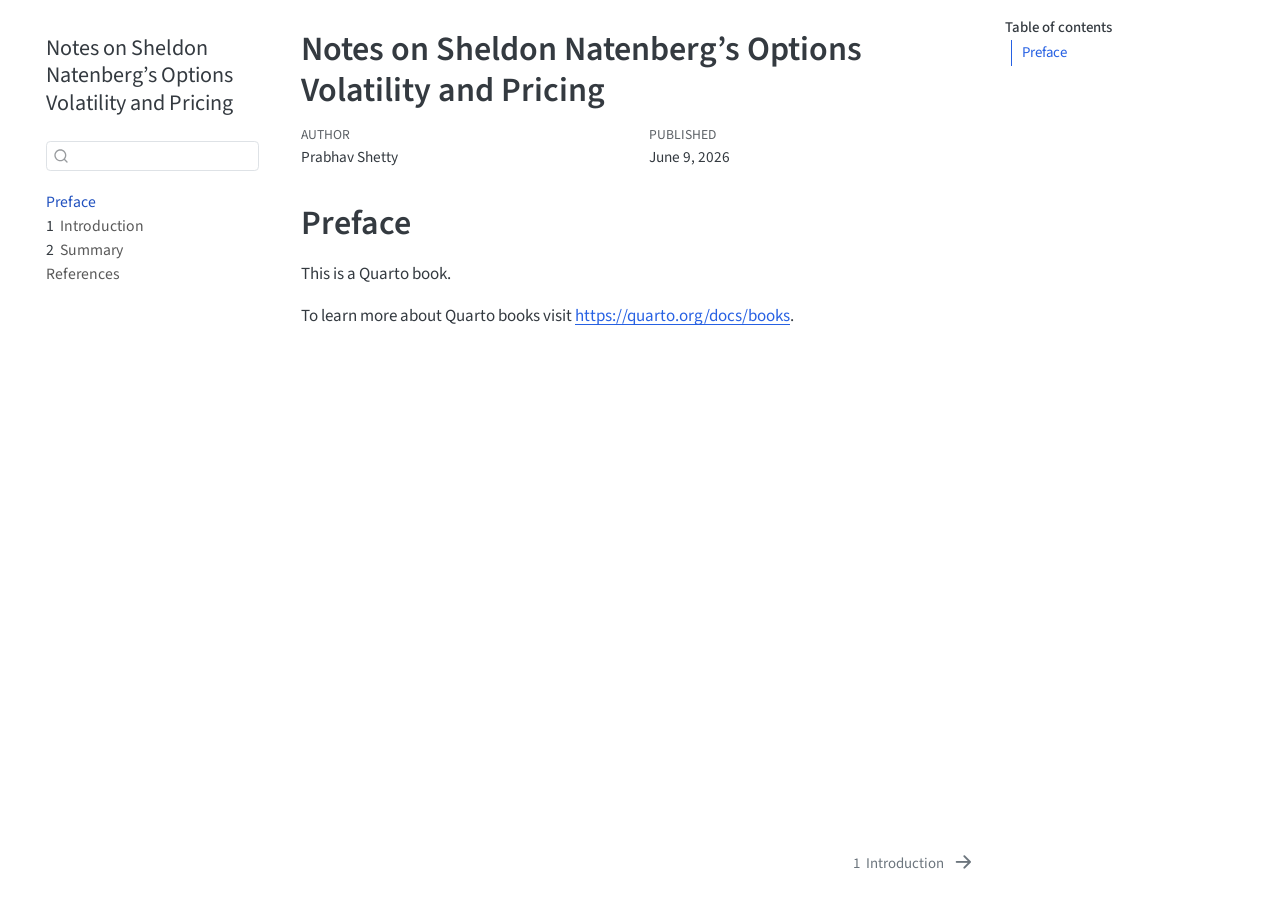
<file: _book/index.html>
<!DOCTYPE html>
<html xmlns="http://www.w3.org/1999/xhtml" lang="en" xml:lang="en"><head>

<meta charset="utf-8">
<meta name="generator" content="quarto-1.9.37">

<meta name="viewport" content="width=device-width, initial-scale=1.0, user-scalable=yes">

<meta name="author" content="Prabhav Shetty">
<meta name="dcterms.date" content="2026-06-09">

<title>Notes on Sheldon Natenberg’s Options Volatility and Pricing</title>
<style>
/* Default styles provided by pandoc.
** See https://pandoc.org/MANUAL.html#variables-for-html for config info.
*/
code{white-space: pre-wrap;}
span.smallcaps{font-variant: small-caps;}
div.columns{display: flex; gap: min(4vw, 1.5em);}
div.column{flex: auto; overflow-x: auto;}
div.hanging-indent{margin-left: 1.5em; text-indent: -1.5em;}
ul.task-list{list-style: none;}
ul.task-list li input[type="checkbox"] {
  width: 0.8em;
  margin: 0 0.8em 0.2em -1em; /* quarto-specific, see https://github.com/quarto-dev/quarto-cli/issues/4556 */ 
  vertical-align: middle;
}
</style>


<script src="site_libs/quarto-nav/quarto-nav.js"></script>
<script src="site_libs/quarto-nav/headroom.min.js"></script>
<script src="site_libs/clipboard/clipboard.min.js"></script>
<script src="site_libs/quarto-search/autocomplete.umd.js"></script>
<script src="site_libs/quarto-search/fuse.min.js"></script>
<script src="site_libs/quarto-search/quarto-search.js"></script>
<meta name="quarto:offset" content="./">
<link href="./intro.html" rel="next">
<script src="site_libs/quarto-html/quarto.js" type="module"></script>
<script src="site_libs/quarto-html/tabsets/tabsets.js" type="module"></script>
<script src="site_libs/quarto-html/popper.min.js"></script>
<script src="site_libs/quarto-html/tippy.umd.min.js"></script>
<script src="site_libs/quarto-html/anchor.min.js"></script>
<link href="site_libs/quarto-html/tippy.css" rel="stylesheet">
<link href="site_libs/quarto-html/quarto-syntax-highlighting-7f8f88aac4f3542376d5c11b86a4c14d.css" rel="stylesheet" id="quarto-text-highlighting-styles">
<script src="site_libs/bootstrap/bootstrap.min.js"></script>
<link href="site_libs/bootstrap/bootstrap-icons.css" rel="stylesheet">
<link href="site_libs/bootstrap/bootstrap-85738c0392d38c403706c126e9e520c2.min.css" rel="stylesheet" append-hash="true" id="quarto-bootstrap" data-mode="light">
<script id="quarto-search-options" type="application/json">{
  "location": "sidebar",
  "copy-button": false,
  "collapse-after": 3,
  "panel-placement": "start",
  "type": "textbox",
  "limit": 50,
  "keyboard-shortcut": [
    "f",
    "/",
    "s"
  ],
  "show-item-context": false,
  "language": {
    "search-no-results-text": "No results",
    "search-matching-documents-text": "matching documents",
    "search-copy-link-title": "Copy link to search",
    "search-hide-matches-text": "Hide additional matches",
    "search-more-match-text": "more match in this document",
    "search-more-matches-text": "more matches in this document",
    "search-clear-button-title": "Clear",
    "search-text-placeholder": "",
    "search-detached-cancel-button-title": "Cancel",
    "search-submit-button-title": "Submit",
    "search-label": "Search"
  }
}</script>


</head>

<body class="nav-sidebar floating quarto-light">

<div id="quarto-search-results"></div>
  <header id="quarto-header" class="headroom fixed-top">
  <nav class="quarto-secondary-nav">
    <div class="container-fluid d-flex">
      <button type="button" class="quarto-btn-toggle btn" data-bs-toggle="collapse" role="button" data-bs-target=".quarto-sidebar-collapse-item" aria-controls="quarto-sidebar" aria-expanded="false" aria-label="Toggle sidebar navigation" onclick="if (window.quartoToggleHeadroom) { window.quartoToggleHeadroom(); }">
        <i class="bi bi-layout-text-sidebar-reverse"></i>
      </button>
        <nav class="quarto-page-breadcrumbs" aria-label="breadcrumb"><ol class="breadcrumb"><li class="breadcrumb-item"><a href="./index.html">Preface</a></li></ol></nav>
        <a class="flex-grow-1" role="navigation" data-bs-toggle="collapse" data-bs-target=".quarto-sidebar-collapse-item" aria-controls="quarto-sidebar" aria-expanded="false" aria-label="Toggle sidebar navigation" onclick="if (window.quartoToggleHeadroom) { window.quartoToggleHeadroom(); }">      
        </a>
      <button type="button" class="btn quarto-search-button" aria-label="Search" onclick="window.quartoOpenSearch();">
        <i class="bi bi-search"></i>
      </button>
    </div>
  </nav>
</header>
<!-- content -->
<div id="quarto-content" class="quarto-container page-columns page-rows-contents page-layout-article">
<!-- sidebar -->
  <nav id="quarto-sidebar" class="sidebar collapse collapse-horizontal quarto-sidebar-collapse-item sidebar-navigation floating overflow-auto">
    <div class="pt-lg-2 mt-2 text-left sidebar-header">
    <div class="sidebar-title mb-0 py-0">
      <a href="./">Notes on Sheldon Natenberg’s Options Volatility and Pricing</a> 
    </div>
      </div>
        <div class="mt-2 flex-shrink-0 align-items-center">
        <div class="sidebar-search">
        <div id="quarto-search" class="" title="Search"></div>
        </div>
        </div>
    <div class="sidebar-menu-container"> 
    <ul class="list-unstyled mt-1">
        <li class="sidebar-item">
  <div class="sidebar-item-container"> 
  <a href="./index.html" class="sidebar-item-text sidebar-link active">
 <span class="menu-text">Preface</span></a>
  </div>
</li>
        <li class="sidebar-item">
  <div class="sidebar-item-container"> 
  <a href="./intro.html" class="sidebar-item-text sidebar-link">
 <span class="menu-text"><span class="chapter-number">1</span>&nbsp; <span class="chapter-title">Introduction</span></span></a>
  </div>
</li>
        <li class="sidebar-item">
  <div class="sidebar-item-container"> 
  <a href="./summary.html" class="sidebar-item-text sidebar-link">
 <span class="menu-text"><span class="chapter-number">2</span>&nbsp; <span class="chapter-title">Summary</span></span></a>
  </div>
</li>
        <li class="sidebar-item">
  <div class="sidebar-item-container"> 
  <a href="./references.html" class="sidebar-item-text sidebar-link">
 <span class="menu-text">References</span></a>
  </div>
</li>
    </ul>
    </div>
</nav>
<div id="quarto-sidebar-glass" class="quarto-sidebar-collapse-item" data-bs-toggle="collapse" data-bs-target=".quarto-sidebar-collapse-item"></div>
<!-- margin-sidebar -->
    <div id="quarto-margin-sidebar" class="sidebar margin-sidebar">
        <nav id="TOC" role="doc-toc" class="toc-active">
    <h2 id="toc-title">Table of contents</h2>
   
  <ul>
  <li><a href="#preface" id="toc-preface" class="nav-link active" data-scroll-target="#preface">Preface</a></li>
  </ul>
</nav>
    </div>
<!-- main -->
<main class="content" id="quarto-document-content">

<header id="title-block-header" class="quarto-title-block default">
<div class="quarto-title">
<h1 class="title">Notes on Sheldon Natenberg’s Options Volatility and Pricing</h1>
</div>



<div class="quarto-title-meta">

    <div>
    <div class="quarto-title-meta-heading">Author</div>
    <div class="quarto-title-meta-contents">
             <p>Prabhav Shetty </p>
          </div>
  </div>
    
    <div>
    <div class="quarto-title-meta-heading">Published</div>
    <div class="quarto-title-meta-contents">
      <p class="date">June 9, 2026</p>
    </div>
  </div>
  
    
  </div>
  


</header>


<section id="preface" class="level1 unnumbered">
<h1 class="unnumbered">Preface</h1>
<p>This is a Quarto book.</p>
<p>To learn more about Quarto books visit <a href="https://quarto.org/docs/books" class="uri">https://quarto.org/docs/books</a>.</p>


</section>

</main> <!-- /main -->
<script id="quarto-html-after-body" type="application/javascript">
  window.document.addEventListener("DOMContentLoaded", function (event) {
    const icon = "";
    const anchorJS = new window.AnchorJS();
    anchorJS.options = {
      placement: 'right',
      icon: icon
    };
    anchorJS.add('.anchored');
    const isCodeAnnotation = (el) => {
      for (const clz of el.classList) {
        if (clz.startsWith('code-annotation-')) {                     
          return true;
        }
      }
      return false;
    }
    const onCopySuccess = function(e) {
      // button target
      const button = e.trigger;
      // don't keep focus
      button.blur();
      // flash "checked"
      button.classList.add('code-copy-button-checked');
      var currentTitle = button.getAttribute("title");
      button.setAttribute("title", "Copied!");
      let tooltip;
      if (window.bootstrap) {
        button.setAttribute("data-bs-toggle", "tooltip");
        button.setAttribute("data-bs-placement", "left");
        button.setAttribute("data-bs-title", "Copied!");
        tooltip = new bootstrap.Tooltip(button, 
          { trigger: "manual", 
            customClass: "code-copy-button-tooltip",
            offset: [0, -8]});
        tooltip.show();    
      }
      setTimeout(function() {
        if (tooltip) {
          tooltip.hide();
          button.removeAttribute("data-bs-title");
          button.removeAttribute("data-bs-toggle");
          button.removeAttribute("data-bs-placement");
        }
        button.setAttribute("title", currentTitle);
        button.classList.remove('code-copy-button-checked');
      }, 1000);
      // clear code selection
      e.clearSelection();
    }
    const getTextToCopy = function(trigger) {
      const outerScaffold = trigger.parentElement.cloneNode(true);
      const codeEl = outerScaffold.querySelector('code');
      for (const childEl of codeEl.children) {
        if (isCodeAnnotation(childEl)) {
          childEl.remove();
        }
      }
      return codeEl.innerText;
    }
    const clipboard = new window.ClipboardJS('.code-copy-button:not([data-in-quarto-modal])', {
      text: getTextToCopy
    });
    clipboard.on('success', onCopySuccess);
    if (window.document.getElementById('quarto-embedded-source-code-modal')) {
      const clipboardModal = new window.ClipboardJS('.code-copy-button[data-in-quarto-modal]', {
        text: getTextToCopy,
        container: window.document.getElementById('quarto-embedded-source-code-modal')
      });
      clipboardModal.on('success', onCopySuccess);
    }
      var localhostRegex = new RegExp(/^(?:http|https):\/\/localhost\:?[0-9]*\//);
      var mailtoRegex = new RegExp(/^mailto:/);
        var filterRegex = new RegExp('/' + window.location.host + '/');
      var isInternal = (href) => {
          return filterRegex.test(href) || localhostRegex.test(href) || mailtoRegex.test(href);
      }
      // Inspect non-navigation links and adorn them if external
     var links = window.document.querySelectorAll('a[href]:not(.nav-link):not(.navbar-brand):not(.toc-action):not(.sidebar-link):not(.sidebar-item-toggle):not(.pagination-link):not(.no-external):not([aria-hidden]):not(.dropdown-item):not(.quarto-navigation-tool):not(.about-link)');
      for (var i=0; i<links.length; i++) {
        const link = links[i];
        if (!isInternal(link.href)) {
          // undo the damage that might have been done by quarto-nav.js in the case of
          // links that we want to consider external
          if (link.dataset.originalHref !== undefined) {
            link.href = link.dataset.originalHref;
          }
        }
      }
    function tippyHover(el, contentFn, onTriggerFn, onUntriggerFn) {
      const config = {
        allowHTML: true,
        maxWidth: 500,
        delay: 100,
        arrow: false,
        appendTo: function(el) {
            return el.parentElement;
        },
        interactive: true,
        interactiveBorder: 10,
        theme: 'quarto',
        placement: 'bottom-start',
      };
      if (contentFn) {
        config.content = contentFn;
      }
      if (onTriggerFn) {
        config.onTrigger = onTriggerFn;
      }
      if (onUntriggerFn) {
        config.onUntrigger = onUntriggerFn;
      }
      window.tippy(el, config); 
    }
    const noterefs = window.document.querySelectorAll('a[role="doc-noteref"]');
    for (var i=0; i<noterefs.length; i++) {
      const ref = noterefs[i];
      tippyHover(ref, function() {
        // use id or data attribute instead here
        let href = ref.getAttribute('data-footnote-href') || ref.getAttribute('href');
        try { href = new URL(href).hash; } catch {}
        const id = href.replace(/^#\/?/, "");
        const note = window.document.getElementById(id);
        if (note) {
          return note.innerHTML;
        } else {
          return "";
        }
      });
    }
    const xrefs = window.document.querySelectorAll('a.quarto-xref');
    const processXRef = (id, note) => {
      // Strip column container classes
      const stripColumnClz = (el) => {
        el.classList.remove("page-full", "page-columns");
        if (el.children) {
          for (const child of el.children) {
            stripColumnClz(child);
          }
        }
      }
      stripColumnClz(note)
      if (id === null || id.startsWith('sec-')) {
        // Special case sections, only their first couple elements
        const container = document.createElement("div");
        if (note.children && note.children.length > 2) {
          container.appendChild(note.children[0].cloneNode(true));
          for (let i = 1; i < note.children.length; i++) {
            const child = note.children[i];
            if (child.tagName === "P" && child.innerText === "") {
              continue;
            } else {
              container.appendChild(child.cloneNode(true));
              break;
            }
          }
          if (window.Quarto?.typesetMath) {
            window.Quarto.typesetMath(container);
          }
          return container.innerHTML
        } else {
          if (window.Quarto?.typesetMath) {
            window.Quarto.typesetMath(note);
          }
          return note.innerHTML;
        }
      } else {
        // Remove any anchor links if they are present
        const anchorLink = note.querySelector('a.anchorjs-link');
        if (anchorLink) {
          anchorLink.remove();
        }
        if (window.Quarto?.typesetMath) {
          window.Quarto.typesetMath(note);
        }
        if (note.classList.contains("callout")) {
          return note.outerHTML;
        } else {
          return note.innerHTML;
        }
      }
    }
    for (var i=0; i<xrefs.length; i++) {
      const xref = xrefs[i];
      tippyHover(xref, undefined, function(instance) {
        instance.disable();
        let url = xref.getAttribute('href');
        let hash = undefined; 
        if (url.startsWith('#')) {
          hash = url;
        } else {
          try { hash = new URL(url).hash; } catch {}
        }
        if (hash) {
          const id = hash.replace(/^#\/?/, "");
          const note = window.document.getElementById(id);
          if (note !== null) {
            try {
              const html = processXRef(id, note.cloneNode(true));
              instance.setContent(html);
            } finally {
              instance.enable();
              instance.show();
            }
          } else {
            // See if we can fetch this
            fetch(url.split('#')[0])
            .then(res => res.text())
            .then(html => {
              const parser = new DOMParser();
              const htmlDoc = parser.parseFromString(html, "text/html");
              const note = htmlDoc.getElementById(id);
              if (note !== null) {
                const html = processXRef(id, note);
                instance.setContent(html);
              } 
            }).finally(() => {
              instance.enable();
              instance.show();
            });
          }
        } else {
          // See if we can fetch a full url (with no hash to target)
          // This is a special case and we should probably do some content thinning / targeting
          fetch(url)
          .then(res => res.text())
          .then(html => {
            const parser = new DOMParser();
            const htmlDoc = parser.parseFromString(html, "text/html");
            const note = htmlDoc.querySelector('main.content');
            if (note !== null) {
              // This should only happen for chapter cross references
              // (since there is no id in the URL)
              // remove the first header
              if (note.children.length > 0 && note.children[0].tagName === "HEADER") {
                note.children[0].remove();
              }
              const html = processXRef(null, note);
              instance.setContent(html);
            } 
          }).finally(() => {
            instance.enable();
            instance.show();
          });
        }
      }, function(instance) {
      });
    }
        let selectedAnnoteEl;
        const selectorForAnnotation = ( cell, annotation) => {
          let cellAttr = 'data-code-cell="' + cell + '"';
          let lineAttr = 'data-code-annotation="' +  annotation + '"';
          const selector = 'span[' + cellAttr + '][' + lineAttr + ']';
          return selector;
        }
        const selectCodeLines = (annoteEl) => {
          const doc = window.document;
          const targetCell = annoteEl.getAttribute("data-target-cell");
          const targetAnnotation = annoteEl.getAttribute("data-target-annotation");
          const annoteSpan = window.document.querySelector(selectorForAnnotation(targetCell, targetAnnotation));
          const lines = annoteSpan.getAttribute("data-code-lines").split(",");
          const lineIds = lines.map((line) => {
            return targetCell + "-" + line;
          })
          let top = null;
          let height = null;
          let parent = null;
          if (lineIds.length > 0) {
              //compute the position of the single el (top and bottom and make a div)
              const el = window.document.getElementById(lineIds[0]);
              top = el.offsetTop;
              height = el.offsetHeight;
              parent = el.parentElement.parentElement;
            if (lineIds.length > 1) {
              const lastEl = window.document.getElementById(lineIds[lineIds.length - 1]);
              const bottom = lastEl.offsetTop + lastEl.offsetHeight;
              height = bottom - top;
            }
            if (top !== null && height !== null && parent !== null) {
              // cook up a div (if necessary) and position it 
              let div = window.document.getElementById("code-annotation-line-highlight");
              if (div === null) {
                div = window.document.createElement("div");
                div.setAttribute("id", "code-annotation-line-highlight");
                div.style.position = 'absolute';
                parent.appendChild(div);
              }
              div.style.top = top - 2 + "px";
              div.style.height = height + 4 + "px";
              div.style.left = 0;
              let gutterDiv = window.document.getElementById("code-annotation-line-highlight-gutter");
              if (gutterDiv === null) {
                gutterDiv = window.document.createElement("div");
                gutterDiv.setAttribute("id", "code-annotation-line-highlight-gutter");
                gutterDiv.style.position = 'absolute';
                const codeCell = window.document.getElementById(targetCell);
                const gutter = codeCell.querySelector('.code-annotation-gutter');
                gutter.appendChild(gutterDiv);
              }
              gutterDiv.style.top = top - 2 + "px";
              gutterDiv.style.height = height + 4 + "px";
            }
            selectedAnnoteEl = annoteEl;
          }
        };
        const unselectCodeLines = () => {
          const elementsIds = ["code-annotation-line-highlight", "code-annotation-line-highlight-gutter"];
          elementsIds.forEach((elId) => {
            const div = window.document.getElementById(elId);
            if (div) {
              div.remove();
            }
          });
          selectedAnnoteEl = undefined;
        };
          // Handle positioning of the toggle
      window.addEventListener(
        "resize",
        throttle(() => {
          elRect = undefined;
          if (selectedAnnoteEl) {
            selectCodeLines(selectedAnnoteEl);
          }
        }, 10)
      );
      function throttle(fn, ms) {
      let throttle = false;
      let timer;
        return (...args) => {
          if(!throttle) { // first call gets through
              fn.apply(this, args);
              throttle = true;
          } else { // all the others get throttled
              if(timer) clearTimeout(timer); // cancel #2
              timer = setTimeout(() => {
                fn.apply(this, args);
                timer = throttle = false;
              }, ms);
          }
        };
      }
        // Attach click handler to the DT
        const annoteDls = window.document.querySelectorAll('dt[data-target-cell]');
        for (const annoteDlNode of annoteDls) {
          annoteDlNode.addEventListener('click', (event) => {
            const clickedEl = event.target;
            if (clickedEl !== selectedAnnoteEl) {
              unselectCodeLines();
              const activeEl = window.document.querySelector('dt[data-target-cell].code-annotation-active');
              if (activeEl) {
                activeEl.classList.remove('code-annotation-active');
              }
              selectCodeLines(clickedEl);
              clickedEl.classList.add('code-annotation-active');
            } else {
              // Unselect the line
              unselectCodeLines();
              clickedEl.classList.remove('code-annotation-active');
            }
          });
        }
    const findCites = (el) => {
      const parentEl = el.parentElement;
      if (parentEl) {
        const cites = parentEl.dataset.cites;
        if (cites) {
          return {
            el,
            cites: cites.split(' ')
          };
        } else {
          return findCites(el.parentElement)
        }
      } else {
        return undefined;
      }
    };
    var bibliorefs = window.document.querySelectorAll('a[role="doc-biblioref"]');
    for (var i=0; i<bibliorefs.length; i++) {
      const ref = bibliorefs[i];
      const citeInfo = findCites(ref);
      if (citeInfo) {
        tippyHover(citeInfo.el, function() {
          var popup = window.document.createElement('div');
          citeInfo.cites.forEach(function(cite) {
            var citeDiv = window.document.createElement('div');
            citeDiv.classList.add('hanging-indent');
            citeDiv.classList.add('csl-entry');
            var biblioDiv = window.document.getElementById('ref-' + cite);
            if (biblioDiv) {
              citeDiv.innerHTML = biblioDiv.innerHTML;
            }
            popup.appendChild(citeDiv);
          });
          return popup.innerHTML;
        });
      }
    }
  });
  </script>
<nav class="page-navigation">
  <div class="nav-page nav-page-previous">
  </div>
  <div class="nav-page nav-page-next">
      <a href="./intro.html" class="pagination-link" aria-label="Introduction">
        <span class="nav-page-text"><span class="chapter-number">1</span>&nbsp; <span class="chapter-title">Introduction</span></span> <i class="bi bi-arrow-right-short"></i>
      </a>
  </div>
</nav>
</div> <!-- /content -->




</body></html>
</file>
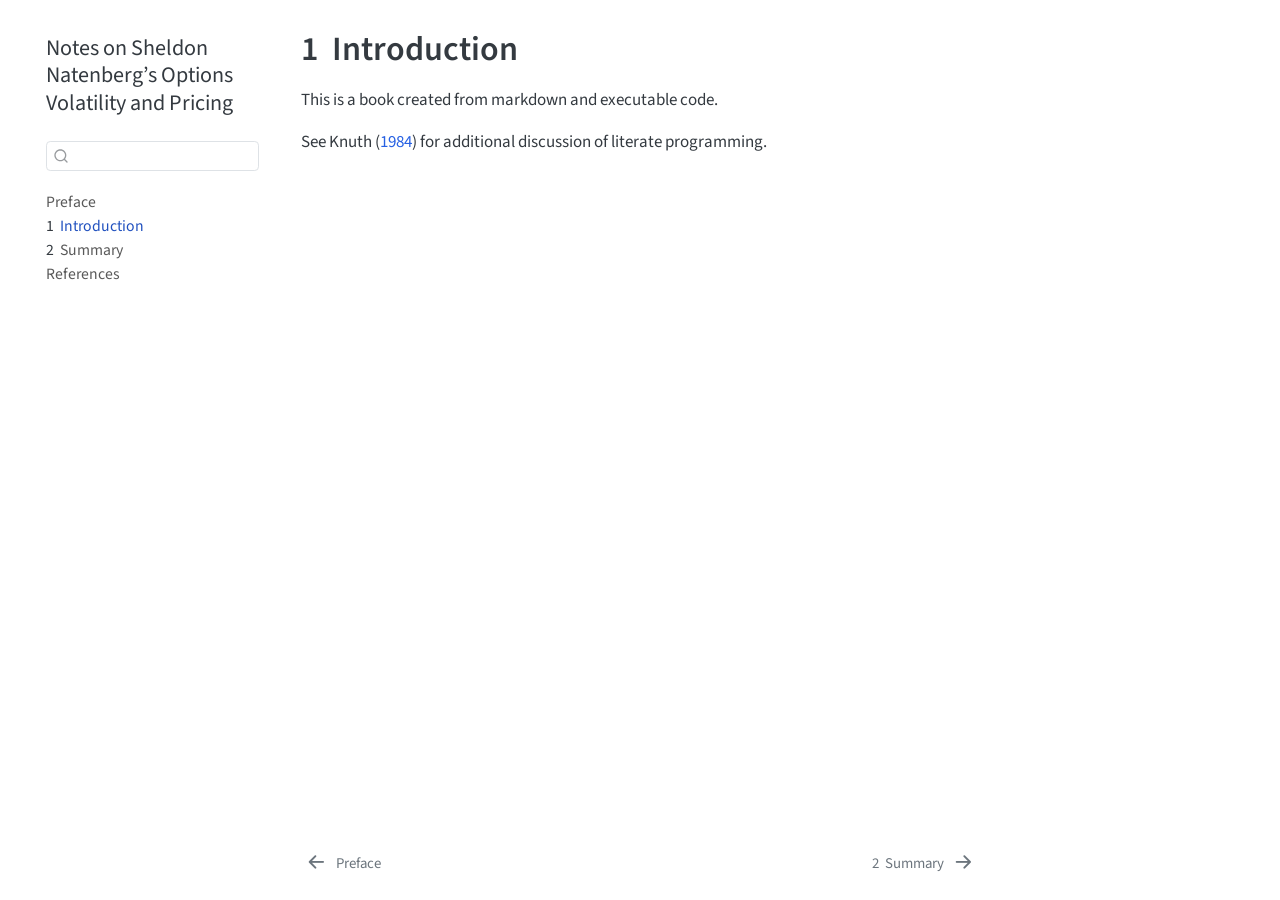
<file: _book/intro.html>
<!DOCTYPE html>
<html xmlns="http://www.w3.org/1999/xhtml" lang="en" xml:lang="en"><head>

<meta charset="utf-8">
<meta name="generator" content="quarto-1.9.37">

<meta name="viewport" content="width=device-width, initial-scale=1.0, user-scalable=yes">


<title>1&nbsp; Introduction – Notes on Sheldon Natenberg's Options Volatility and Pricing</title>
<style>
/* Default styles provided by pandoc.
** See https://pandoc.org/MANUAL.html#variables-for-html for config info.
*/
code{white-space: pre-wrap;}
span.smallcaps{font-variant: small-caps;}
div.columns{display: flex; gap: min(4vw, 1.5em);}
div.column{flex: auto; overflow-x: auto;}
div.hanging-indent{margin-left: 1.5em; text-indent: -1.5em;}
ul.task-list{list-style: none;}
ul.task-list li input[type="checkbox"] {
  width: 0.8em;
  margin: 0 0.8em 0.2em -1em; /* quarto-specific, see https://github.com/quarto-dev/quarto-cli/issues/4556 */ 
  vertical-align: middle;
}
/* CSS for citations */
div.csl-bib-body { }
div.csl-entry {
  clear: both;
}
.hanging-indent div.csl-entry {
  margin-left:2em;
  text-indent:-2em;
}
div.csl-left-margin {
  min-width:2em;
  float:left;
}
div.csl-right-inline {
  margin-left:2em;
  padding-left:1em;
}
div.csl-indent {
  margin-left: 2em;
}</style>


<script src="site_libs/quarto-nav/quarto-nav.js"></script>
<script src="site_libs/quarto-nav/headroom.min.js"></script>
<script src="site_libs/clipboard/clipboard.min.js"></script>
<script src="site_libs/quarto-search/autocomplete.umd.js"></script>
<script src="site_libs/quarto-search/fuse.min.js"></script>
<script src="site_libs/quarto-search/quarto-search.js"></script>
<meta name="quarto:offset" content="./">
<link href="./summary.html" rel="next">
<link href="./index.html" rel="prev">
<script src="site_libs/quarto-html/quarto.js" type="module"></script>
<script src="site_libs/quarto-html/tabsets/tabsets.js" type="module"></script>
<script src="site_libs/quarto-html/popper.min.js"></script>
<script src="site_libs/quarto-html/tippy.umd.min.js"></script>
<script src="site_libs/quarto-html/anchor.min.js"></script>
<link href="site_libs/quarto-html/tippy.css" rel="stylesheet">
<link href="site_libs/quarto-html/quarto-syntax-highlighting-7f8f88aac4f3542376d5c11b86a4c14d.css" rel="stylesheet" id="quarto-text-highlighting-styles">
<script src="site_libs/bootstrap/bootstrap.min.js"></script>
<link href="site_libs/bootstrap/bootstrap-icons.css" rel="stylesheet">
<link href="site_libs/bootstrap/bootstrap-85738c0392d38c403706c126e9e520c2.min.css" rel="stylesheet" append-hash="true" id="quarto-bootstrap" data-mode="light">
<script id="quarto-search-options" type="application/json">{
  "location": "sidebar",
  "copy-button": false,
  "collapse-after": 3,
  "panel-placement": "start",
  "type": "textbox",
  "limit": 50,
  "keyboard-shortcut": [
    "f",
    "/",
    "s"
  ],
  "show-item-context": false,
  "language": {
    "search-no-results-text": "No results",
    "search-matching-documents-text": "matching documents",
    "search-copy-link-title": "Copy link to search",
    "search-hide-matches-text": "Hide additional matches",
    "search-more-match-text": "more match in this document",
    "search-more-matches-text": "more matches in this document",
    "search-clear-button-title": "Clear",
    "search-text-placeholder": "",
    "search-detached-cancel-button-title": "Cancel",
    "search-submit-button-title": "Submit",
    "search-label": "Search"
  }
}</script>


</head>

<body class="nav-sidebar floating quarto-light">

<div id="quarto-search-results"></div>
  <header id="quarto-header" class="headroom fixed-top">
  <nav class="quarto-secondary-nav">
    <div class="container-fluid d-flex">
      <button type="button" class="quarto-btn-toggle btn" data-bs-toggle="collapse" role="button" data-bs-target=".quarto-sidebar-collapse-item" aria-controls="quarto-sidebar" aria-expanded="false" aria-label="Toggle sidebar navigation" onclick="if (window.quartoToggleHeadroom) { window.quartoToggleHeadroom(); }">
        <i class="bi bi-layout-text-sidebar-reverse"></i>
      </button>
        <nav class="quarto-page-breadcrumbs" aria-label="breadcrumb"><ol class="breadcrumb"><li class="breadcrumb-item"><a href="./intro.html"><span class="chapter-number">1</span>&nbsp; <span class="chapter-title">Introduction</span></a></li></ol></nav>
        <a class="flex-grow-1" role="navigation" data-bs-toggle="collapse" data-bs-target=".quarto-sidebar-collapse-item" aria-controls="quarto-sidebar" aria-expanded="false" aria-label="Toggle sidebar navigation" onclick="if (window.quartoToggleHeadroom) { window.quartoToggleHeadroom(); }">      
        </a>
      <button type="button" class="btn quarto-search-button" aria-label="Search" onclick="window.quartoOpenSearch();">
        <i class="bi bi-search"></i>
      </button>
    </div>
  </nav>
</header>
<!-- content -->
<div id="quarto-content" class="quarto-container page-columns page-rows-contents page-layout-article">
<!-- sidebar -->
  <nav id="quarto-sidebar" class="sidebar collapse collapse-horizontal quarto-sidebar-collapse-item sidebar-navigation floating overflow-auto">
    <div class="pt-lg-2 mt-2 text-left sidebar-header">
    <div class="sidebar-title mb-0 py-0">
      <a href="./">Notes on Sheldon Natenberg’s Options Volatility and Pricing</a> 
    </div>
      </div>
        <div class="mt-2 flex-shrink-0 align-items-center">
        <div class="sidebar-search">
        <div id="quarto-search" class="" title="Search"></div>
        </div>
        </div>
    <div class="sidebar-menu-container"> 
    <ul class="list-unstyled mt-1">
        <li class="sidebar-item">
  <div class="sidebar-item-container"> 
  <a href="./index.html" class="sidebar-item-text sidebar-link">
 <span class="menu-text">Preface</span></a>
  </div>
</li>
        <li class="sidebar-item">
  <div class="sidebar-item-container"> 
  <a href="./intro.html" class="sidebar-item-text sidebar-link active">
 <span class="menu-text"><span class="chapter-number">1</span>&nbsp; <span class="chapter-title">Introduction</span></span></a>
  </div>
</li>
        <li class="sidebar-item">
  <div class="sidebar-item-container"> 
  <a href="./summary.html" class="sidebar-item-text sidebar-link">
 <span class="menu-text"><span class="chapter-number">2</span>&nbsp; <span class="chapter-title">Summary</span></span></a>
  </div>
</li>
        <li class="sidebar-item">
  <div class="sidebar-item-container"> 
  <a href="./references.html" class="sidebar-item-text sidebar-link">
 <span class="menu-text">References</span></a>
  </div>
</li>
    </ul>
    </div>
</nav>
<div id="quarto-sidebar-glass" class="quarto-sidebar-collapse-item" data-bs-toggle="collapse" data-bs-target=".quarto-sidebar-collapse-item"></div>
<!-- margin-sidebar -->
    <div id="quarto-margin-sidebar" class="sidebar margin-sidebar zindex-bottom">
        
    </div>
<!-- main -->
<main class="content" id="quarto-document-content">

<header id="title-block-header" class="quarto-title-block default">
<div class="quarto-title">
<h1 class="title"><span class="chapter-number">1</span>&nbsp; <span class="chapter-title">Introduction</span></h1>
</div>



<div class="quarto-title-meta">

    
  
    
  </div>
  


</header>


<p>This is a book created from markdown and executable code.</p>
<p>See <span class="citation" data-cites="knuth84">Knuth (<a href="references.html#ref-knuth84" role="doc-biblioref">1984</a>)</span> for additional discussion of literate programming.</p>


<div id="refs" class="references csl-bib-body hanging-indent" role="list" style="display: none">
<div id="ref-knuth84" class="csl-entry" role="listitem">
Knuth, Donald E. 1984. <span>“Literate Programming.”</span> <em>Comput. J.</em> (USA) 27 (2): 97–111. <a href="https://doi.org/10.1093/comjnl/27.2.97">https://doi.org/10.1093/comjnl/27.2.97</a>.
</div>
</div>

</main> <!-- /main -->
<script id="quarto-html-after-body" type="application/javascript">
  window.document.addEventListener("DOMContentLoaded", function (event) {
    const icon = "";
    const anchorJS = new window.AnchorJS();
    anchorJS.options = {
      placement: 'right',
      icon: icon
    };
    anchorJS.add('.anchored');
    const isCodeAnnotation = (el) => {
      for (const clz of el.classList) {
        if (clz.startsWith('code-annotation-')) {                     
          return true;
        }
      }
      return false;
    }
    const onCopySuccess = function(e) {
      // button target
      const button = e.trigger;
      // don't keep focus
      button.blur();
      // flash "checked"
      button.classList.add('code-copy-button-checked');
      var currentTitle = button.getAttribute("title");
      button.setAttribute("title", "Copied!");
      let tooltip;
      if (window.bootstrap) {
        button.setAttribute("data-bs-toggle", "tooltip");
        button.setAttribute("data-bs-placement", "left");
        button.setAttribute("data-bs-title", "Copied!");
        tooltip = new bootstrap.Tooltip(button, 
          { trigger: "manual", 
            customClass: "code-copy-button-tooltip",
            offset: [0, -8]});
        tooltip.show();    
      }
      setTimeout(function() {
        if (tooltip) {
          tooltip.hide();
          button.removeAttribute("data-bs-title");
          button.removeAttribute("data-bs-toggle");
          button.removeAttribute("data-bs-placement");
        }
        button.setAttribute("title", currentTitle);
        button.classList.remove('code-copy-button-checked');
      }, 1000);
      // clear code selection
      e.clearSelection();
    }
    const getTextToCopy = function(trigger) {
      const outerScaffold = trigger.parentElement.cloneNode(true);
      const codeEl = outerScaffold.querySelector('code');
      for (const childEl of codeEl.children) {
        if (isCodeAnnotation(childEl)) {
          childEl.remove();
        }
      }
      return codeEl.innerText;
    }
    const clipboard = new window.ClipboardJS('.code-copy-button:not([data-in-quarto-modal])', {
      text: getTextToCopy
    });
    clipboard.on('success', onCopySuccess);
    if (window.document.getElementById('quarto-embedded-source-code-modal')) {
      const clipboardModal = new window.ClipboardJS('.code-copy-button[data-in-quarto-modal]', {
        text: getTextToCopy,
        container: window.document.getElementById('quarto-embedded-source-code-modal')
      });
      clipboardModal.on('success', onCopySuccess);
    }
      var localhostRegex = new RegExp(/^(?:http|https):\/\/localhost\:?[0-9]*\//);
      var mailtoRegex = new RegExp(/^mailto:/);
        var filterRegex = new RegExp('/' + window.location.host + '/');
      var isInternal = (href) => {
          return filterRegex.test(href) || localhostRegex.test(href) || mailtoRegex.test(href);
      }
      // Inspect non-navigation links and adorn them if external
     var links = window.document.querySelectorAll('a[href]:not(.nav-link):not(.navbar-brand):not(.toc-action):not(.sidebar-link):not(.sidebar-item-toggle):not(.pagination-link):not(.no-external):not([aria-hidden]):not(.dropdown-item):not(.quarto-navigation-tool):not(.about-link)');
      for (var i=0; i<links.length; i++) {
        const link = links[i];
        if (!isInternal(link.href)) {
          // undo the damage that might have been done by quarto-nav.js in the case of
          // links that we want to consider external
          if (link.dataset.originalHref !== undefined) {
            link.href = link.dataset.originalHref;
          }
        }
      }
    function tippyHover(el, contentFn, onTriggerFn, onUntriggerFn) {
      const config = {
        allowHTML: true,
        maxWidth: 500,
        delay: 100,
        arrow: false,
        appendTo: function(el) {
            return el.parentElement;
        },
        interactive: true,
        interactiveBorder: 10,
        theme: 'quarto',
        placement: 'bottom-start',
      };
      if (contentFn) {
        config.content = contentFn;
      }
      if (onTriggerFn) {
        config.onTrigger = onTriggerFn;
      }
      if (onUntriggerFn) {
        config.onUntrigger = onUntriggerFn;
      }
      window.tippy(el, config); 
    }
    const noterefs = window.document.querySelectorAll('a[role="doc-noteref"]');
    for (var i=0; i<noterefs.length; i++) {
      const ref = noterefs[i];
      tippyHover(ref, function() {
        // use id or data attribute instead here
        let href = ref.getAttribute('data-footnote-href') || ref.getAttribute('href');
        try { href = new URL(href).hash; } catch {}
        const id = href.replace(/^#\/?/, "");
        const note = window.document.getElementById(id);
        if (note) {
          return note.innerHTML;
        } else {
          return "";
        }
      });
    }
    const xrefs = window.document.querySelectorAll('a.quarto-xref');
    const processXRef = (id, note) => {
      // Strip column container classes
      const stripColumnClz = (el) => {
        el.classList.remove("page-full", "page-columns");
        if (el.children) {
          for (const child of el.children) {
            stripColumnClz(child);
          }
        }
      }
      stripColumnClz(note)
      if (id === null || id.startsWith('sec-')) {
        // Special case sections, only their first couple elements
        const container = document.createElement("div");
        if (note.children && note.children.length > 2) {
          container.appendChild(note.children[0].cloneNode(true));
          for (let i = 1; i < note.children.length; i++) {
            const child = note.children[i];
            if (child.tagName === "P" && child.innerText === "") {
              continue;
            } else {
              container.appendChild(child.cloneNode(true));
              break;
            }
          }
          if (window.Quarto?.typesetMath) {
            window.Quarto.typesetMath(container);
          }
          return container.innerHTML
        } else {
          if (window.Quarto?.typesetMath) {
            window.Quarto.typesetMath(note);
          }
          return note.innerHTML;
        }
      } else {
        // Remove any anchor links if they are present
        const anchorLink = note.querySelector('a.anchorjs-link');
        if (anchorLink) {
          anchorLink.remove();
        }
        if (window.Quarto?.typesetMath) {
          window.Quarto.typesetMath(note);
        }
        if (note.classList.contains("callout")) {
          return note.outerHTML;
        } else {
          return note.innerHTML;
        }
      }
    }
    for (var i=0; i<xrefs.length; i++) {
      const xref = xrefs[i];
      tippyHover(xref, undefined, function(instance) {
        instance.disable();
        let url = xref.getAttribute('href');
        let hash = undefined; 
        if (url.startsWith('#')) {
          hash = url;
        } else {
          try { hash = new URL(url).hash; } catch {}
        }
        if (hash) {
          const id = hash.replace(/^#\/?/, "");
          const note = window.document.getElementById(id);
          if (note !== null) {
            try {
              const html = processXRef(id, note.cloneNode(true));
              instance.setContent(html);
            } finally {
              instance.enable();
              instance.show();
            }
          } else {
            // See if we can fetch this
            fetch(url.split('#')[0])
            .then(res => res.text())
            .then(html => {
              const parser = new DOMParser();
              const htmlDoc = parser.parseFromString(html, "text/html");
              const note = htmlDoc.getElementById(id);
              if (note !== null) {
                const html = processXRef(id, note);
                instance.setContent(html);
              } 
            }).finally(() => {
              instance.enable();
              instance.show();
            });
          }
        } else {
          // See if we can fetch a full url (with no hash to target)
          // This is a special case and we should probably do some content thinning / targeting
          fetch(url)
          .then(res => res.text())
          .then(html => {
            const parser = new DOMParser();
            const htmlDoc = parser.parseFromString(html, "text/html");
            const note = htmlDoc.querySelector('main.content');
            if (note !== null) {
              // This should only happen for chapter cross references
              // (since there is no id in the URL)
              // remove the first header
              if (note.children.length > 0 && note.children[0].tagName === "HEADER") {
                note.children[0].remove();
              }
              const html = processXRef(null, note);
              instance.setContent(html);
            } 
          }).finally(() => {
            instance.enable();
            instance.show();
          });
        }
      }, function(instance) {
      });
    }
        let selectedAnnoteEl;
        const selectorForAnnotation = ( cell, annotation) => {
          let cellAttr = 'data-code-cell="' + cell + '"';
          let lineAttr = 'data-code-annotation="' +  annotation + '"';
          const selector = 'span[' + cellAttr + '][' + lineAttr + ']';
          return selector;
        }
        const selectCodeLines = (annoteEl) => {
          const doc = window.document;
          const targetCell = annoteEl.getAttribute("data-target-cell");
          const targetAnnotation = annoteEl.getAttribute("data-target-annotation");
          const annoteSpan = window.document.querySelector(selectorForAnnotation(targetCell, targetAnnotation));
          const lines = annoteSpan.getAttribute("data-code-lines").split(",");
          const lineIds = lines.map((line) => {
            return targetCell + "-" + line;
          })
          let top = null;
          let height = null;
          let parent = null;
          if (lineIds.length > 0) {
              //compute the position of the single el (top and bottom and make a div)
              const el = window.document.getElementById(lineIds[0]);
              top = el.offsetTop;
              height = el.offsetHeight;
              parent = el.parentElement.parentElement;
            if (lineIds.length > 1) {
              const lastEl = window.document.getElementById(lineIds[lineIds.length - 1]);
              const bottom = lastEl.offsetTop + lastEl.offsetHeight;
              height = bottom - top;
            }
            if (top !== null && height !== null && parent !== null) {
              // cook up a div (if necessary) and position it 
              let div = window.document.getElementById("code-annotation-line-highlight");
              if (div === null) {
                div = window.document.createElement("div");
                div.setAttribute("id", "code-annotation-line-highlight");
                div.style.position = 'absolute';
                parent.appendChild(div);
              }
              div.style.top = top - 2 + "px";
              div.style.height = height + 4 + "px";
              div.style.left = 0;
              let gutterDiv = window.document.getElementById("code-annotation-line-highlight-gutter");
              if (gutterDiv === null) {
                gutterDiv = window.document.createElement("div");
                gutterDiv.setAttribute("id", "code-annotation-line-highlight-gutter");
                gutterDiv.style.position = 'absolute';
                const codeCell = window.document.getElementById(targetCell);
                const gutter = codeCell.querySelector('.code-annotation-gutter');
                gutter.appendChild(gutterDiv);
              }
              gutterDiv.style.top = top - 2 + "px";
              gutterDiv.style.height = height + 4 + "px";
            }
            selectedAnnoteEl = annoteEl;
          }
        };
        const unselectCodeLines = () => {
          const elementsIds = ["code-annotation-line-highlight", "code-annotation-line-highlight-gutter"];
          elementsIds.forEach((elId) => {
            const div = window.document.getElementById(elId);
            if (div) {
              div.remove();
            }
          });
          selectedAnnoteEl = undefined;
        };
          // Handle positioning of the toggle
      window.addEventListener(
        "resize",
        throttle(() => {
          elRect = undefined;
          if (selectedAnnoteEl) {
            selectCodeLines(selectedAnnoteEl);
          }
        }, 10)
      );
      function throttle(fn, ms) {
      let throttle = false;
      let timer;
        return (...args) => {
          if(!throttle) { // first call gets through
              fn.apply(this, args);
              throttle = true;
          } else { // all the others get throttled
              if(timer) clearTimeout(timer); // cancel #2
              timer = setTimeout(() => {
                fn.apply(this, args);
                timer = throttle = false;
              }, ms);
          }
        };
      }
        // Attach click handler to the DT
        const annoteDls = window.document.querySelectorAll('dt[data-target-cell]');
        for (const annoteDlNode of annoteDls) {
          annoteDlNode.addEventListener('click', (event) => {
            const clickedEl = event.target;
            if (clickedEl !== selectedAnnoteEl) {
              unselectCodeLines();
              const activeEl = window.document.querySelector('dt[data-target-cell].code-annotation-active');
              if (activeEl) {
                activeEl.classList.remove('code-annotation-active');
              }
              selectCodeLines(clickedEl);
              clickedEl.classList.add('code-annotation-active');
            } else {
              // Unselect the line
              unselectCodeLines();
              clickedEl.classList.remove('code-annotation-active');
            }
          });
        }
    const findCites = (el) => {
      const parentEl = el.parentElement;
      if (parentEl) {
        const cites = parentEl.dataset.cites;
        if (cites) {
          return {
            el,
            cites: cites.split(' ')
          };
        } else {
          return findCites(el.parentElement)
        }
      } else {
        return undefined;
      }
    };
    var bibliorefs = window.document.querySelectorAll('a[role="doc-biblioref"]');
    for (var i=0; i<bibliorefs.length; i++) {
      const ref = bibliorefs[i];
      const citeInfo = findCites(ref);
      if (citeInfo) {
        tippyHover(citeInfo.el, function() {
          var popup = window.document.createElement('div');
          citeInfo.cites.forEach(function(cite) {
            var citeDiv = window.document.createElement('div');
            citeDiv.classList.add('hanging-indent');
            citeDiv.classList.add('csl-entry');
            var biblioDiv = window.document.getElementById('ref-' + cite);
            if (biblioDiv) {
              citeDiv.innerHTML = biblioDiv.innerHTML;
            }
            popup.appendChild(citeDiv);
          });
          return popup.innerHTML;
        });
      }
    }
  });
  </script>
<nav class="page-navigation">
  <div class="nav-page nav-page-previous">
      <a href="./index.html" class="pagination-link" aria-label="Preface">
        <i class="bi bi-arrow-left-short"></i> <span class="nav-page-text">Preface</span>
      </a>          
  </div>
  <div class="nav-page nav-page-next">
      <a href="./summary.html" class="pagination-link" aria-label="Summary">
        <span class="nav-page-text"><span class="chapter-number">2</span>&nbsp; <span class="chapter-title">Summary</span></span> <i class="bi bi-arrow-right-short"></i>
      </a>
  </div>
</nav>
</div> <!-- /content -->




</body></html>
</file>
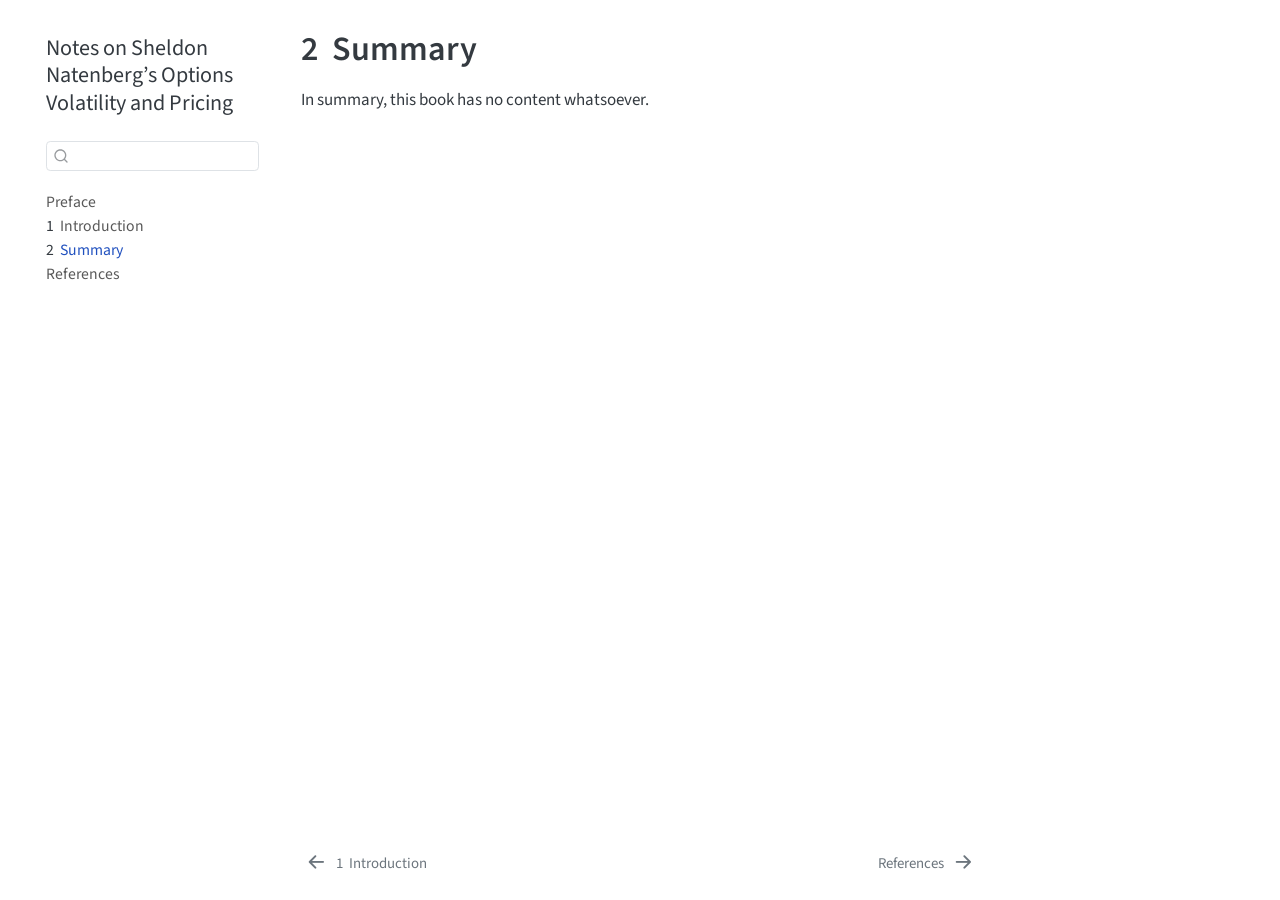
<file: _book/summary.html>
<!DOCTYPE html>
<html xmlns="http://www.w3.org/1999/xhtml" lang="en" xml:lang="en"><head>

<meta charset="utf-8">
<meta name="generator" content="quarto-1.9.37">

<meta name="viewport" content="width=device-width, initial-scale=1.0, user-scalable=yes">


<title>2&nbsp; Summary – Notes on Sheldon Natenberg's Options Volatility and Pricing</title>
<style>
/* Default styles provided by pandoc.
** See https://pandoc.org/MANUAL.html#variables-for-html for config info.
*/
code{white-space: pre-wrap;}
span.smallcaps{font-variant: small-caps;}
div.columns{display: flex; gap: min(4vw, 1.5em);}
div.column{flex: auto; overflow-x: auto;}
div.hanging-indent{margin-left: 1.5em; text-indent: -1.5em;}
ul.task-list{list-style: none;}
ul.task-list li input[type="checkbox"] {
  width: 0.8em;
  margin: 0 0.8em 0.2em -1em; /* quarto-specific, see https://github.com/quarto-dev/quarto-cli/issues/4556 */ 
  vertical-align: middle;
}
</style>


<script src="site_libs/quarto-nav/quarto-nav.js"></script>
<script src="site_libs/quarto-nav/headroom.min.js"></script>
<script src="site_libs/clipboard/clipboard.min.js"></script>
<script src="site_libs/quarto-search/autocomplete.umd.js"></script>
<script src="site_libs/quarto-search/fuse.min.js"></script>
<script src="site_libs/quarto-search/quarto-search.js"></script>
<meta name="quarto:offset" content="./">
<link href="./references.html" rel="next">
<link href="./intro.html" rel="prev">
<script src="site_libs/quarto-html/quarto.js" type="module"></script>
<script src="site_libs/quarto-html/tabsets/tabsets.js" type="module"></script>
<script src="site_libs/quarto-html/popper.min.js"></script>
<script src="site_libs/quarto-html/tippy.umd.min.js"></script>
<script src="site_libs/quarto-html/anchor.min.js"></script>
<link href="site_libs/quarto-html/tippy.css" rel="stylesheet">
<link href="site_libs/quarto-html/quarto-syntax-highlighting-7f8f88aac4f3542376d5c11b86a4c14d.css" rel="stylesheet" id="quarto-text-highlighting-styles">
<script src="site_libs/bootstrap/bootstrap.min.js"></script>
<link href="site_libs/bootstrap/bootstrap-icons.css" rel="stylesheet">
<link href="site_libs/bootstrap/bootstrap-85738c0392d38c403706c126e9e520c2.min.css" rel="stylesheet" append-hash="true" id="quarto-bootstrap" data-mode="light">
<script id="quarto-search-options" type="application/json">{
  "location": "sidebar",
  "copy-button": false,
  "collapse-after": 3,
  "panel-placement": "start",
  "type": "textbox",
  "limit": 50,
  "keyboard-shortcut": [
    "f",
    "/",
    "s"
  ],
  "show-item-context": false,
  "language": {
    "search-no-results-text": "No results",
    "search-matching-documents-text": "matching documents",
    "search-copy-link-title": "Copy link to search",
    "search-hide-matches-text": "Hide additional matches",
    "search-more-match-text": "more match in this document",
    "search-more-matches-text": "more matches in this document",
    "search-clear-button-title": "Clear",
    "search-text-placeholder": "",
    "search-detached-cancel-button-title": "Cancel",
    "search-submit-button-title": "Submit",
    "search-label": "Search"
  }
}</script>


</head>

<body class="nav-sidebar floating quarto-light">

<div id="quarto-search-results"></div>
  <header id="quarto-header" class="headroom fixed-top">
  <nav class="quarto-secondary-nav">
    <div class="container-fluid d-flex">
      <button type="button" class="quarto-btn-toggle btn" data-bs-toggle="collapse" role="button" data-bs-target=".quarto-sidebar-collapse-item" aria-controls="quarto-sidebar" aria-expanded="false" aria-label="Toggle sidebar navigation" onclick="if (window.quartoToggleHeadroom) { window.quartoToggleHeadroom(); }">
        <i class="bi bi-layout-text-sidebar-reverse"></i>
      </button>
        <nav class="quarto-page-breadcrumbs" aria-label="breadcrumb"><ol class="breadcrumb"><li class="breadcrumb-item"><a href="./summary.html"><span class="chapter-number">2</span>&nbsp; <span class="chapter-title">Summary</span></a></li></ol></nav>
        <a class="flex-grow-1" role="navigation" data-bs-toggle="collapse" data-bs-target=".quarto-sidebar-collapse-item" aria-controls="quarto-sidebar" aria-expanded="false" aria-label="Toggle sidebar navigation" onclick="if (window.quartoToggleHeadroom) { window.quartoToggleHeadroom(); }">      
        </a>
      <button type="button" class="btn quarto-search-button" aria-label="Search" onclick="window.quartoOpenSearch();">
        <i class="bi bi-search"></i>
      </button>
    </div>
  </nav>
</header>
<!-- content -->
<div id="quarto-content" class="quarto-container page-columns page-rows-contents page-layout-article">
<!-- sidebar -->
  <nav id="quarto-sidebar" class="sidebar collapse collapse-horizontal quarto-sidebar-collapse-item sidebar-navigation floating overflow-auto">
    <div class="pt-lg-2 mt-2 text-left sidebar-header">
    <div class="sidebar-title mb-0 py-0">
      <a href="./">Notes on Sheldon Natenberg’s Options Volatility and Pricing</a> 
    </div>
      </div>
        <div class="mt-2 flex-shrink-0 align-items-center">
        <div class="sidebar-search">
        <div id="quarto-search" class="" title="Search"></div>
        </div>
        </div>
    <div class="sidebar-menu-container"> 
    <ul class="list-unstyled mt-1">
        <li class="sidebar-item">
  <div class="sidebar-item-container"> 
  <a href="./index.html" class="sidebar-item-text sidebar-link">
 <span class="menu-text">Preface</span></a>
  </div>
</li>
        <li class="sidebar-item">
  <div class="sidebar-item-container"> 
  <a href="./intro.html" class="sidebar-item-text sidebar-link">
 <span class="menu-text"><span class="chapter-number">1</span>&nbsp; <span class="chapter-title">Introduction</span></span></a>
  </div>
</li>
        <li class="sidebar-item">
  <div class="sidebar-item-container"> 
  <a href="./summary.html" class="sidebar-item-text sidebar-link active">
 <span class="menu-text"><span class="chapter-number">2</span>&nbsp; <span class="chapter-title">Summary</span></span></a>
  </div>
</li>
        <li class="sidebar-item">
  <div class="sidebar-item-container"> 
  <a href="./references.html" class="sidebar-item-text sidebar-link">
 <span class="menu-text">References</span></a>
  </div>
</li>
    </ul>
    </div>
</nav>
<div id="quarto-sidebar-glass" class="quarto-sidebar-collapse-item" data-bs-toggle="collapse" data-bs-target=".quarto-sidebar-collapse-item"></div>
<!-- margin-sidebar -->
    <div id="quarto-margin-sidebar" class="sidebar margin-sidebar zindex-bottom">
        
    </div>
<!-- main -->
<main class="content" id="quarto-document-content">

<header id="title-block-header" class="quarto-title-block default">
<div class="quarto-title">
<h1 class="title"><span class="chapter-number">2</span>&nbsp; <span class="chapter-title">Summary</span></h1>
</div>



<div class="quarto-title-meta">

    
  
    
  </div>
  


</header>


<p>In summary, this book has no content whatsoever.</p>



</main> <!-- /main -->
<script id="quarto-html-after-body" type="application/javascript">
  window.document.addEventListener("DOMContentLoaded", function (event) {
    const icon = "";
    const anchorJS = new window.AnchorJS();
    anchorJS.options = {
      placement: 'right',
      icon: icon
    };
    anchorJS.add('.anchored');
    const isCodeAnnotation = (el) => {
      for (const clz of el.classList) {
        if (clz.startsWith('code-annotation-')) {                     
          return true;
        }
      }
      return false;
    }
    const onCopySuccess = function(e) {
      // button target
      const button = e.trigger;
      // don't keep focus
      button.blur();
      // flash "checked"
      button.classList.add('code-copy-button-checked');
      var currentTitle = button.getAttribute("title");
      button.setAttribute("title", "Copied!");
      let tooltip;
      if (window.bootstrap) {
        button.setAttribute("data-bs-toggle", "tooltip");
        button.setAttribute("data-bs-placement", "left");
        button.setAttribute("data-bs-title", "Copied!");
        tooltip = new bootstrap.Tooltip(button, 
          { trigger: "manual", 
            customClass: "code-copy-button-tooltip",
            offset: [0, -8]});
        tooltip.show();    
      }
      setTimeout(function() {
        if (tooltip) {
          tooltip.hide();
          button.removeAttribute("data-bs-title");
          button.removeAttribute("data-bs-toggle");
          button.removeAttribute("data-bs-placement");
        }
        button.setAttribute("title", currentTitle);
        button.classList.remove('code-copy-button-checked');
      }, 1000);
      // clear code selection
      e.clearSelection();
    }
    const getTextToCopy = function(trigger) {
      const outerScaffold = trigger.parentElement.cloneNode(true);
      const codeEl = outerScaffold.querySelector('code');
      for (const childEl of codeEl.children) {
        if (isCodeAnnotation(childEl)) {
          childEl.remove();
        }
      }
      return codeEl.innerText;
    }
    const clipboard = new window.ClipboardJS('.code-copy-button:not([data-in-quarto-modal])', {
      text: getTextToCopy
    });
    clipboard.on('success', onCopySuccess);
    if (window.document.getElementById('quarto-embedded-source-code-modal')) {
      const clipboardModal = new window.ClipboardJS('.code-copy-button[data-in-quarto-modal]', {
        text: getTextToCopy,
        container: window.document.getElementById('quarto-embedded-source-code-modal')
      });
      clipboardModal.on('success', onCopySuccess);
    }
      var localhostRegex = new RegExp(/^(?:http|https):\/\/localhost\:?[0-9]*\//);
      var mailtoRegex = new RegExp(/^mailto:/);
        var filterRegex = new RegExp('/' + window.location.host + '/');
      var isInternal = (href) => {
          return filterRegex.test(href) || localhostRegex.test(href) || mailtoRegex.test(href);
      }
      // Inspect non-navigation links and adorn them if external
     var links = window.document.querySelectorAll('a[href]:not(.nav-link):not(.navbar-brand):not(.toc-action):not(.sidebar-link):not(.sidebar-item-toggle):not(.pagination-link):not(.no-external):not([aria-hidden]):not(.dropdown-item):not(.quarto-navigation-tool):not(.about-link)');
      for (var i=0; i<links.length; i++) {
        const link = links[i];
        if (!isInternal(link.href)) {
          // undo the damage that might have been done by quarto-nav.js in the case of
          // links that we want to consider external
          if (link.dataset.originalHref !== undefined) {
            link.href = link.dataset.originalHref;
          }
        }
      }
    function tippyHover(el, contentFn, onTriggerFn, onUntriggerFn) {
      const config = {
        allowHTML: true,
        maxWidth: 500,
        delay: 100,
        arrow: false,
        appendTo: function(el) {
            return el.parentElement;
        },
        interactive: true,
        interactiveBorder: 10,
        theme: 'quarto',
        placement: 'bottom-start',
      };
      if (contentFn) {
        config.content = contentFn;
      }
      if (onTriggerFn) {
        config.onTrigger = onTriggerFn;
      }
      if (onUntriggerFn) {
        config.onUntrigger = onUntriggerFn;
      }
      window.tippy(el, config); 
    }
    const noterefs = window.document.querySelectorAll('a[role="doc-noteref"]');
    for (var i=0; i<noterefs.length; i++) {
      const ref = noterefs[i];
      tippyHover(ref, function() {
        // use id or data attribute instead here
        let href = ref.getAttribute('data-footnote-href') || ref.getAttribute('href');
        try { href = new URL(href).hash; } catch {}
        const id = href.replace(/^#\/?/, "");
        const note = window.document.getElementById(id);
        if (note) {
          return note.innerHTML;
        } else {
          return "";
        }
      });
    }
    const xrefs = window.document.querySelectorAll('a.quarto-xref');
    const processXRef = (id, note) => {
      // Strip column container classes
      const stripColumnClz = (el) => {
        el.classList.remove("page-full", "page-columns");
        if (el.children) {
          for (const child of el.children) {
            stripColumnClz(child);
          }
        }
      }
      stripColumnClz(note)
      if (id === null || id.startsWith('sec-')) {
        // Special case sections, only their first couple elements
        const container = document.createElement("div");
        if (note.children && note.children.length > 2) {
          container.appendChild(note.children[0].cloneNode(true));
          for (let i = 1; i < note.children.length; i++) {
            const child = note.children[i];
            if (child.tagName === "P" && child.innerText === "") {
              continue;
            } else {
              container.appendChild(child.cloneNode(true));
              break;
            }
          }
          if (window.Quarto?.typesetMath) {
            window.Quarto.typesetMath(container);
          }
          return container.innerHTML
        } else {
          if (window.Quarto?.typesetMath) {
            window.Quarto.typesetMath(note);
          }
          return note.innerHTML;
        }
      } else {
        // Remove any anchor links if they are present
        const anchorLink = note.querySelector('a.anchorjs-link');
        if (anchorLink) {
          anchorLink.remove();
        }
        if (window.Quarto?.typesetMath) {
          window.Quarto.typesetMath(note);
        }
        if (note.classList.contains("callout")) {
          return note.outerHTML;
        } else {
          return note.innerHTML;
        }
      }
    }
    for (var i=0; i<xrefs.length; i++) {
      const xref = xrefs[i];
      tippyHover(xref, undefined, function(instance) {
        instance.disable();
        let url = xref.getAttribute('href');
        let hash = undefined; 
        if (url.startsWith('#')) {
          hash = url;
        } else {
          try { hash = new URL(url).hash; } catch {}
        }
        if (hash) {
          const id = hash.replace(/^#\/?/, "");
          const note = window.document.getElementById(id);
          if (note !== null) {
            try {
              const html = processXRef(id, note.cloneNode(true));
              instance.setContent(html);
            } finally {
              instance.enable();
              instance.show();
            }
          } else {
            // See if we can fetch this
            fetch(url.split('#')[0])
            .then(res => res.text())
            .then(html => {
              const parser = new DOMParser();
              const htmlDoc = parser.parseFromString(html, "text/html");
              const note = htmlDoc.getElementById(id);
              if (note !== null) {
                const html = processXRef(id, note);
                instance.setContent(html);
              } 
            }).finally(() => {
              instance.enable();
              instance.show();
            });
          }
        } else {
          // See if we can fetch a full url (with no hash to target)
          // This is a special case and we should probably do some content thinning / targeting
          fetch(url)
          .then(res => res.text())
          .then(html => {
            const parser = new DOMParser();
            const htmlDoc = parser.parseFromString(html, "text/html");
            const note = htmlDoc.querySelector('main.content');
            if (note !== null) {
              // This should only happen for chapter cross references
              // (since there is no id in the URL)
              // remove the first header
              if (note.children.length > 0 && note.children[0].tagName === "HEADER") {
                note.children[0].remove();
              }
              const html = processXRef(null, note);
              instance.setContent(html);
            } 
          }).finally(() => {
            instance.enable();
            instance.show();
          });
        }
      }, function(instance) {
      });
    }
        let selectedAnnoteEl;
        const selectorForAnnotation = ( cell, annotation) => {
          let cellAttr = 'data-code-cell="' + cell + '"';
          let lineAttr = 'data-code-annotation="' +  annotation + '"';
          const selector = 'span[' + cellAttr + '][' + lineAttr + ']';
          return selector;
        }
        const selectCodeLines = (annoteEl) => {
          const doc = window.document;
          const targetCell = annoteEl.getAttribute("data-target-cell");
          const targetAnnotation = annoteEl.getAttribute("data-target-annotation");
          const annoteSpan = window.document.querySelector(selectorForAnnotation(targetCell, targetAnnotation));
          const lines = annoteSpan.getAttribute("data-code-lines").split(",");
          const lineIds = lines.map((line) => {
            return targetCell + "-" + line;
          })
          let top = null;
          let height = null;
          let parent = null;
          if (lineIds.length > 0) {
              //compute the position of the single el (top and bottom and make a div)
              const el = window.document.getElementById(lineIds[0]);
              top = el.offsetTop;
              height = el.offsetHeight;
              parent = el.parentElement.parentElement;
            if (lineIds.length > 1) {
              const lastEl = window.document.getElementById(lineIds[lineIds.length - 1]);
              const bottom = lastEl.offsetTop + lastEl.offsetHeight;
              height = bottom - top;
            }
            if (top !== null && height !== null && parent !== null) {
              // cook up a div (if necessary) and position it 
              let div = window.document.getElementById("code-annotation-line-highlight");
              if (div === null) {
                div = window.document.createElement("div");
                div.setAttribute("id", "code-annotation-line-highlight");
                div.style.position = 'absolute';
                parent.appendChild(div);
              }
              div.style.top = top - 2 + "px";
              div.style.height = height + 4 + "px";
              div.style.left = 0;
              let gutterDiv = window.document.getElementById("code-annotation-line-highlight-gutter");
              if (gutterDiv === null) {
                gutterDiv = window.document.createElement("div");
                gutterDiv.setAttribute("id", "code-annotation-line-highlight-gutter");
                gutterDiv.style.position = 'absolute';
                const codeCell = window.document.getElementById(targetCell);
                const gutter = codeCell.querySelector('.code-annotation-gutter');
                gutter.appendChild(gutterDiv);
              }
              gutterDiv.style.top = top - 2 + "px";
              gutterDiv.style.height = height + 4 + "px";
            }
            selectedAnnoteEl = annoteEl;
          }
        };
        const unselectCodeLines = () => {
          const elementsIds = ["code-annotation-line-highlight", "code-annotation-line-highlight-gutter"];
          elementsIds.forEach((elId) => {
            const div = window.document.getElementById(elId);
            if (div) {
              div.remove();
            }
          });
          selectedAnnoteEl = undefined;
        };
          // Handle positioning of the toggle
      window.addEventListener(
        "resize",
        throttle(() => {
          elRect = undefined;
          if (selectedAnnoteEl) {
            selectCodeLines(selectedAnnoteEl);
          }
        }, 10)
      );
      function throttle(fn, ms) {
      let throttle = false;
      let timer;
        return (...args) => {
          if(!throttle) { // first call gets through
              fn.apply(this, args);
              throttle = true;
          } else { // all the others get throttled
              if(timer) clearTimeout(timer); // cancel #2
              timer = setTimeout(() => {
                fn.apply(this, args);
                timer = throttle = false;
              }, ms);
          }
        };
      }
        // Attach click handler to the DT
        const annoteDls = window.document.querySelectorAll('dt[data-target-cell]');
        for (const annoteDlNode of annoteDls) {
          annoteDlNode.addEventListener('click', (event) => {
            const clickedEl = event.target;
            if (clickedEl !== selectedAnnoteEl) {
              unselectCodeLines();
              const activeEl = window.document.querySelector('dt[data-target-cell].code-annotation-active');
              if (activeEl) {
                activeEl.classList.remove('code-annotation-active');
              }
              selectCodeLines(clickedEl);
              clickedEl.classList.add('code-annotation-active');
            } else {
              // Unselect the line
              unselectCodeLines();
              clickedEl.classList.remove('code-annotation-active');
            }
          });
        }
    const findCites = (el) => {
      const parentEl = el.parentElement;
      if (parentEl) {
        const cites = parentEl.dataset.cites;
        if (cites) {
          return {
            el,
            cites: cites.split(' ')
          };
        } else {
          return findCites(el.parentElement)
        }
      } else {
        return undefined;
      }
    };
    var bibliorefs = window.document.querySelectorAll('a[role="doc-biblioref"]');
    for (var i=0; i<bibliorefs.length; i++) {
      const ref = bibliorefs[i];
      const citeInfo = findCites(ref);
      if (citeInfo) {
        tippyHover(citeInfo.el, function() {
          var popup = window.document.createElement('div');
          citeInfo.cites.forEach(function(cite) {
            var citeDiv = window.document.createElement('div');
            citeDiv.classList.add('hanging-indent');
            citeDiv.classList.add('csl-entry');
            var biblioDiv = window.document.getElementById('ref-' + cite);
            if (biblioDiv) {
              citeDiv.innerHTML = biblioDiv.innerHTML;
            }
            popup.appendChild(citeDiv);
          });
          return popup.innerHTML;
        });
      }
    }
  });
  </script>
<nav class="page-navigation">
  <div class="nav-page nav-page-previous">
      <a href="./intro.html" class="pagination-link" aria-label="Introduction">
        <i class="bi bi-arrow-left-short"></i> <span class="nav-page-text"><span class="chapter-number">1</span>&nbsp; <span class="chapter-title">Introduction</span></span>
      </a>          
  </div>
  <div class="nav-page nav-page-next">
      <a href="./references.html" class="pagination-link" aria-label="References">
        <span class="nav-page-text">References</span> <i class="bi bi-arrow-right-short"></i>
      </a>
  </div>
</nav>
</div> <!-- /content -->




</body></html>
</file>
<file: _book/site_libs/quarto-html/tippy.css>
.tippy-box[data-animation=fade][data-state=hidden]{opacity:0}[data-tippy-root]{max-width:calc(100vw - 10px)}.tippy-box{position:relative;background-color:#333;color:#fff;border-radius:4px;font-size:14px;line-height:1.4;white-space:normal;outline:0;transition-property:transform,visibility,opacity}.tippy-box[data-placement^=top]>.tippy-arrow{bottom:0}.tippy-box[data-placement^=top]>.tippy-arrow:before{bottom:-7px;left:0;border-width:8px 8px 0;border-top-color:initial;transform-origin:center top}.tippy-box[data-placement^=bottom]>.tippy-arrow{top:0}.tippy-box[data-placement^=bottom]>.tippy-arrow:before{top:-7px;left:0;border-width:0 8px 8px;border-bottom-color:initial;transform-origin:center bottom}.tippy-box[data-placement^=left]>.tippy-arrow{right:0}.tippy-box[data-placement^=left]>.tippy-arrow:before{border-width:8px 0 8px 8px;border-left-color:initial;right:-7px;transform-origin:center left}.tippy-box[data-placement^=right]>.tippy-arrow{left:0}.tippy-box[data-placement^=right]>.tippy-arrow:before{left:-7px;border-width:8px 8px 8px 0;border-right-color:initial;transform-origin:center right}.tippy-box[data-inertia][data-state=visible]{transition-timing-function:cubic-bezier(.54,1.5,.38,1.11)}.tippy-arrow{width:16px;height:16px;color:#333}.tippy-arrow:before{content:"";position:absolute;border-color:transparent;border-style:solid}.tippy-content{position:relative;padding:5px 9px;z-index:1}
</file>
<file: _book/site_libs/quarto-html/quarto-syntax-highlighting-7f8f88aac4f3542376d5c11b86a4c14d.css>
/* quarto syntax highlight colors */
:root {
  --quarto-hl-ot-color: #003B4F;
  --quarto-hl-at-color: #657422;
  --quarto-hl-ss-color: #20794D;
  --quarto-hl-an-color: #5E5E5E;
  --quarto-hl-fu-color: #4758AB;
  --quarto-hl-st-color: #20794D;
  --quarto-hl-cf-color: #003B4F;
  --quarto-hl-op-color: #5E5E5E;
  --quarto-hl-er-color: #AD0000;
  --quarto-hl-bn-color: #AD0000;
  --quarto-hl-al-color: #AD0000;
  --quarto-hl-va-color: #111111;
  --quarto-hl-bu-color: inherit;
  --quarto-hl-ex-color: inherit;
  --quarto-hl-pp-color: #AD0000;
  --quarto-hl-in-color: #5E5E5E;
  --quarto-hl-vs-color: #20794D;
  --quarto-hl-wa-color: #5E5E5E;
  --quarto-hl-do-color: #5E5E5E;
  --quarto-hl-im-color: #00769E;
  --quarto-hl-ch-color: #20794D;
  --quarto-hl-dt-color: #AD0000;
  --quarto-hl-fl-color: #AD0000;
  --quarto-hl-co-color: #5E5E5E;
  --quarto-hl-cv-color: #5E5E5E;
  --quarto-hl-cn-color: #8f5902;
  --quarto-hl-sc-color: #5E5E5E;
  --quarto-hl-dv-color: #AD0000;
  --quarto-hl-kw-color: #003B4F;
}

/* other quarto variables */
:root {
  --quarto-font-monospace: SFMono-Regular, Menlo, Monaco, Consolas, "Liberation Mono", "Courier New", monospace;
}

/* syntax highlight based on Pandoc's rules */
pre > code.sourceCode > span {
  color: #003B4F;
}

code.sourceCode > span {
  color: #003B4F;
}

div.sourceCode,
div.sourceCode pre.sourceCode {
  color: #003B4F;
}

/* Normal */
code span {
  color: #003B4F;
}

/* Alert */
code span.al {
  color: #AD0000;
  font-style: inherit;
}

/* Annotation */
code span.an {
  color: #5E5E5E;
  font-style: inherit;
}

/* Attribute */
code span.at {
  color: #657422;
  font-style: inherit;
}

/* BaseN */
code span.bn {
  color: #AD0000;
  font-style: inherit;
}

/* BuiltIn */
code span.bu {
  font-style: inherit;
}

/* ControlFlow */
code span.cf {
  color: #003B4F;
  font-weight: bold;
  font-style: inherit;
}

/* Char */
code span.ch {
  color: #20794D;
  font-style: inherit;
}

/* Constant */
code span.cn {
  color: #8f5902;
  font-style: inherit;
}

/* Comment */
code span.co {
  color: #5E5E5E;
  font-style: inherit;
}

/* CommentVar */
code span.cv {
  color: #5E5E5E;
  font-style: italic;
}

/* Documentation */
code span.do {
  color: #5E5E5E;
  font-style: italic;
}

/* DataType */
code span.dt {
  color: #AD0000;
  font-style: inherit;
}

/* DecVal */
code span.dv {
  color: #AD0000;
  font-style: inherit;
}

/* Error */
code span.er {
  color: #AD0000;
  font-style: inherit;
}

/* Extension */
code span.ex {
  font-style: inherit;
}

/* Float */
code span.fl {
  color: #AD0000;
  font-style: inherit;
}

/* Function */
code span.fu {
  color: #4758AB;
  font-style: inherit;
}

/* Import */
code span.im {
  color: #00769E;
  font-style: inherit;
}

/* Information */
code span.in {
  color: #5E5E5E;
  font-style: inherit;
}

/* Keyword */
code span.kw {
  color: #003B4F;
  font-weight: bold;
  font-style: inherit;
}

/* Operator */
code span.op {
  color: #5E5E5E;
  font-style: inherit;
}

/* Other */
code span.ot {
  color: #003B4F;
  font-style: inherit;
}

/* Preprocessor */
code span.pp {
  color: #AD0000;
  font-style: inherit;
}

/* SpecialChar */
code span.sc {
  color: #5E5E5E;
  font-style: inherit;
}

/* SpecialString */
code span.ss {
  color: #20794D;
  font-style: inherit;
}

/* String */
code span.st {
  color: #20794D;
  font-style: inherit;
}

/* Variable */
code span.va {
  color: #111111;
  font-style: inherit;
}

/* VerbatimString */
code span.vs {
  color: #20794D;
  font-style: inherit;
}

/* Warning */
code span.wa {
  color: #5E5E5E;
  font-style: italic;
}

.prevent-inlining {
  content: "</";
}

/*# sourceMappingURL=789ad8cd35626ba772517505b42a116e.css.map */
</file>
